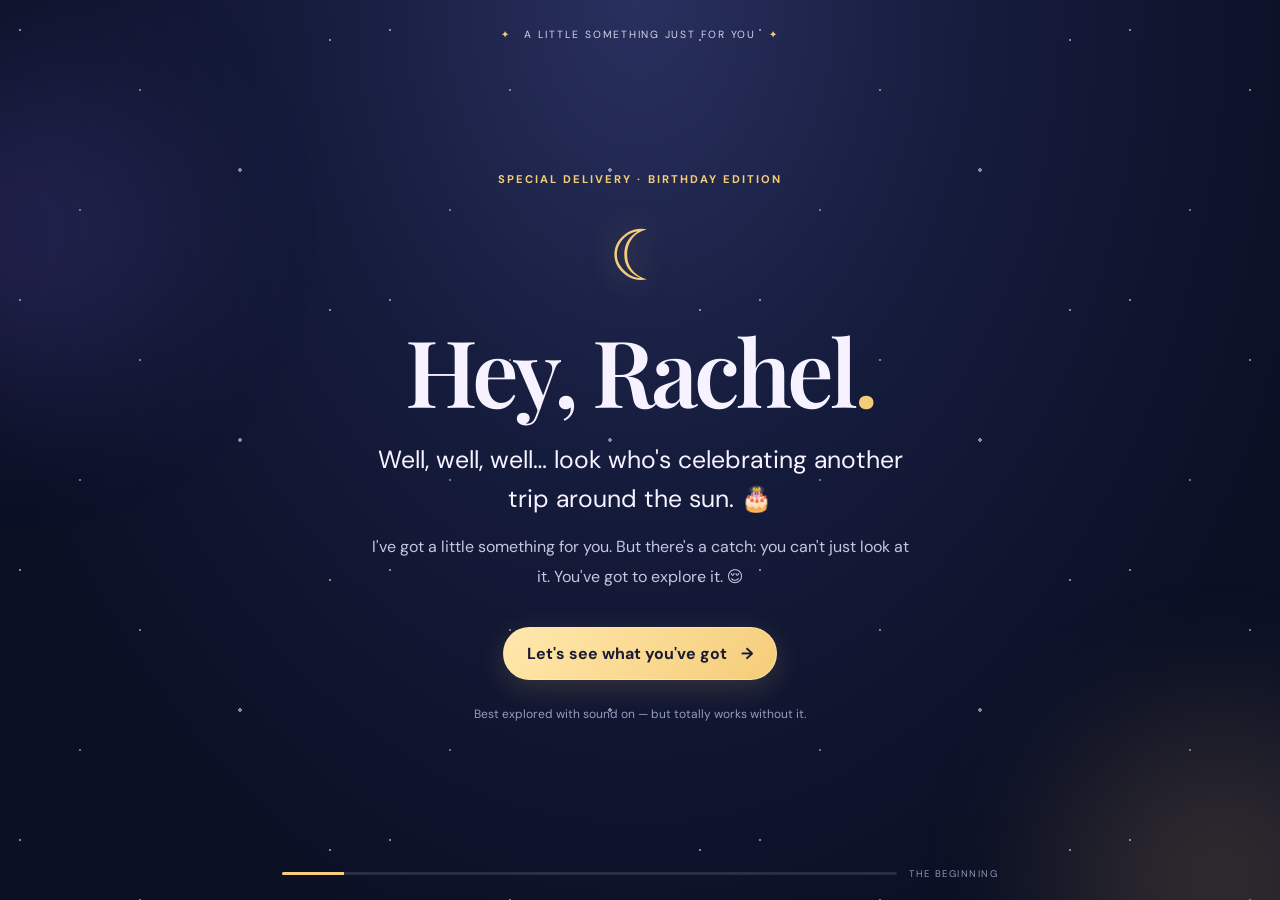
<file: index.html>
<!doctype html>
<html lang="en">
<head>
  <meta charset="utf-8">
  <meta name="viewport" content="width=device-width, initial-scale=1">
  <meta name="theme-color" content="#10152f">
  <title>Happy Birthday, Rachel ✨</title>
  <link rel="stylesheet" href="style.css">
</head>
<body class="rachel-page">
  <div class="stars" aria-hidden="true"></div>
  <div class="ambient ambient-one" aria-hidden="true"></div>
  <div class="ambient ambient-two" aria-hidden="true"></div>

  <main class="shell">
    <div class="topline"><span class="tiny-star">✦</span> A LITTLE SOMETHING JUST FOR YOU <span class="tiny-star">✦</span></div>

    <section class="scene active" id="scene-0" aria-labelledby="welcome-title">
      <div class="eyebrow">SPECIAL DELIVERY · BIRTHDAY EDITION</div>
      <div class="moon-mark" aria-hidden="true">☾</div>
      <h1 id="welcome-title">Hey, Rachel<span class="gold">.</span></h1>
      <p class="lead">Well, well, well… look who's celebrating another trip around the sun. 🎂</p>
      <p class="body-copy">I've got a little something for you. But there's a catch: you can't just look at it. You've got to explore it. 😌</p>
      <button class="primary" data-next="1">Let's see what you've got <span>→</span></button>
      <div class="tiny-note">Best explored with sound on — but totally works without it.</div>
    </section>

    <section class="scene" id="scene-1" aria-labelledby="celebrate-title">
      <div class="eyebrow">CHAPTER 01 · THE CELEBRATION</div>
      <div class="emoji-orbit" aria-hidden="true"><span>🎈</span><span>✨</span><span>🎉</span></div>
      <h2 id="celebrate-title">FIRST THINGS FIRST…<br><span class="gold">HAPPY BIRTHDAY!</span></h2>
      <p class="body-copy">Today is your official reminder that you're allowed to take up space, laugh a little louder, enjoy the good things, and let yourself be celebrated properly.</p>
      <p class="body-copy">So, birthday girl… shall we make some noise?</p>
      <button class="primary" id="noise-button">MAKE SOME NOISE! 🎊</button>
      <button class="quiet-link" data-next="2">Okay, what's next? →</button>
    </section>

    <section class="scene" id="scene-2" aria-labelledby="gift-title">
      <div class="eyebrow">CHAPTER 02 · A LITTLE MYSTERY</div>
      <h2 id="gift-title">A LITTLE SOMETHING<br><span class="gold">FOR YOU</span></h2>
      <p class="body-copy">It's not wrapped in paper, it doesn't need batteries (hopefully 😂), and you won't find it on a shop shelf.</p>
      <p class="body-copy">Curious? Tap the gift. Go on. We both know you want to.</p>
      <button class="gift-button" id="gift-button" aria-label="Open the birthday gift">
        <span class="gift-box"><span class="gift-lid"></span><span class="gift-ribbon"></span><span class="gift-bow">⌁</span></span>
        <span class="gift-hint">TAP TO OPEN</span>
      </button>
      <div class="reveal-message hidden" id="gift-reveal">
        <div class="reveal-icon">✨</div>
        <h3>Surprise!</h3>
        <p>May this next chapter bring you unexpected wins, excellent stories, and plenty of reasons to say, “Well, that was actually a pretty good day.”</p>
        <button class="primary compact" data-next="3">Keep exploring →</button>
      </div>
    </section>

    <section class="scene" id="scene-3" aria-labelledby="wishes-title">
      <div class="eyebrow">CHAPTER 03 · UNLOCK A FEW WISHES</div>
      <h2 id="wishes-title">PICK A LITTLE<br><span class="gold">BIRTHDAY WISH</span></h2>
      <p class="body-copy">Tap each card. No wrong answers — it's your birthday, you make the rules. ✨</p>
      <div class="wish-grid">
        <button class="wish-card" data-wish="laughter"><span class="card-icon">😂</span><span class="card-title">More laughter</span><span class="card-back">May your days be full of the kind of laughter that makes your stomach hurt.</span></button>
        <button class="wish-card" data-wish="adventure"><span class="card-icon">🌍</span><span class="card-title">New adventures</span><span class="card-back">May new places, new chances, and unexpected doors make this year exciting.</span></button>
        <button class="wish-card" data-wish="magic"><span class="card-icon">✨</span><span class="card-title">Beautiful surprises</span><span class="card-back">May good things find you when you least expect them — and may you recognize them when they do.</span></button>
      </div>
      <p class="hint" id="wish-hint">0 of 3 wishes unlocked</p>
      <button class="primary" id="finale-button" disabled>Unlock the grand finale <span>→</span></button>
    </section>

    <section class="scene" id="scene-4" aria-labelledby="finale-title">
      <div class="eyebrow">THE GRAND FINALE</div>
      <div class="finale-burst" aria-hidden="true">✦</div>
      <h2 id="finale-title">ONE LAST THING,<br><span class="gold">RACHEL…</span></h2>
      <p class="body-copy">I hope this new year of your life brings you reasons to smile when nobody's watching, opportunities that surprise you, people who genuinely value you, and memories you'll be telling stories about for years.</p>
      <p class="final-line">Happy Birthday, Rachel! 🥳🎂</p>
      <p class="body-copy small-copy">Now go enjoy your day. And remember… you haven't explored everything until you've clicked everything. 😂</p>
      <div class="final-actions">
        <button class="primary" id="fireworks-button">One more celebration 🎆</button>
        <button class="quiet-link" id="replay-button">Replay from the beginning ↺</button>
      </div>
      <div class="footer-note">Made with good wishes, just for your birthday.</div>
    </section>

    <footer class="progress-footer">
      <div class="progress-track"><div class="progress-fill" id="progress-fill"></div></div>
      <span id="progress-label">THE BEGINNING</span>
    </footer>
  </main>

  <div class="confetti-layer" id="confetti-layer" aria-hidden="true"></div>
  <div class="toast" id="toast" role="status" aria-live="polite"></div>
  <script src="script.js"></script>
</body>
</html>
</file>
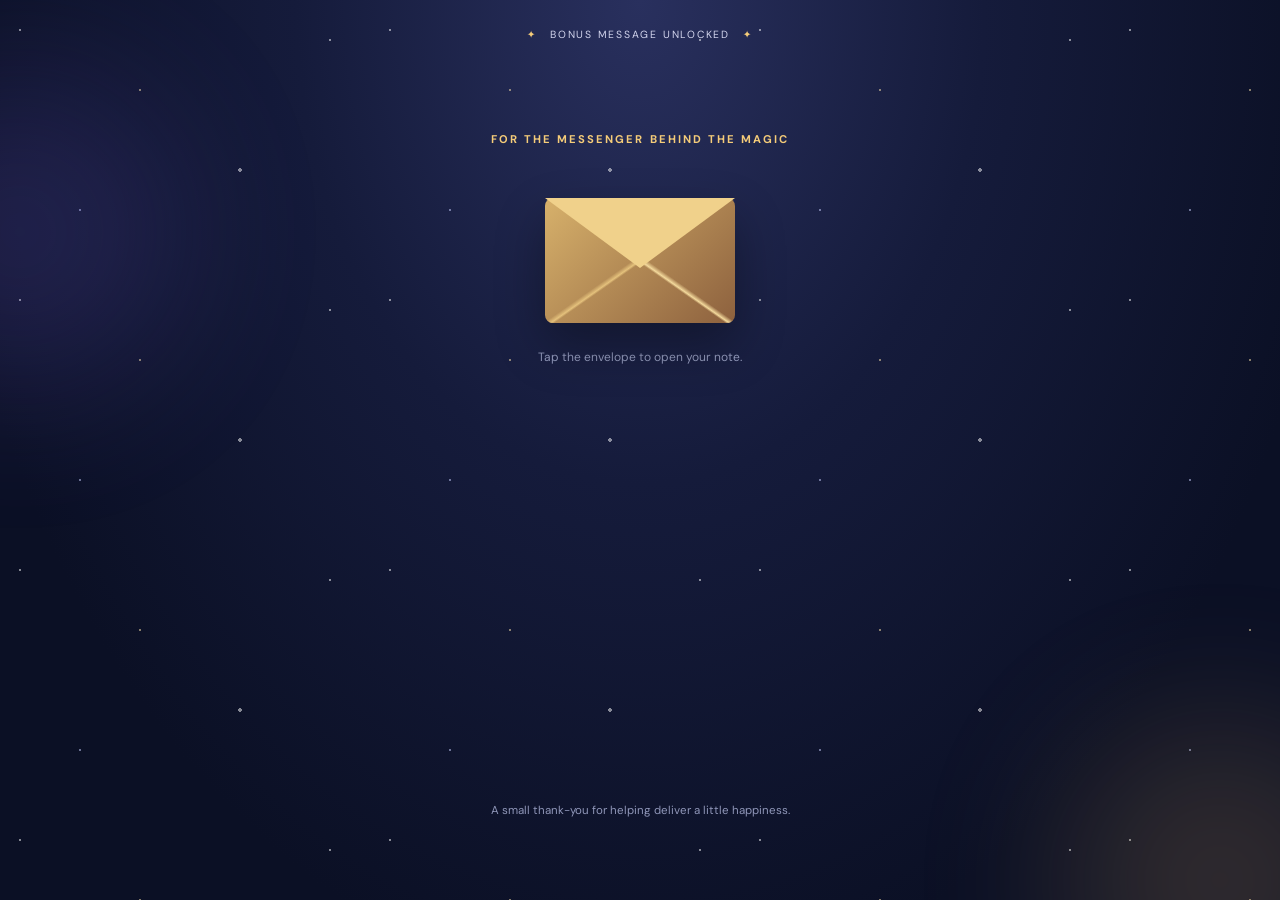
<file: luna.html>
<!doctype html>
<html lang="en">
<head>
  <meta charset="utf-8">
  <meta name="viewport" content="width=device-width, initial-scale=1">
  <meta name="theme-color" content="#10152f">
  <title>A Little Thank You, Luna ✨</title>
  <link rel="stylesheet" href="style.css">
</head>
<body class="luna-page">
  <div class="stars" aria-hidden="true"></div>
  <div class="ambient ambient-one" aria-hidden="true"></div>
  <div class="ambient ambient-two" aria-hidden="true"></div>
  <main class="shell luna-shell">
    <div class="topline"><span class="tiny-star">✦</span> BONUS MESSAGE UNLOCKED <span class="tiny-star">✦</span></div>
    <section class="scene active luna-scene">
      <div class="eyebrow">FOR THE MESSENGER BEHIND THE MAGIC</div>
      <div class="envelope-wrap" id="envelope-wrap">
        <button class="envelope" id="envelope-button" aria-label="Open the thank-you note">
          <span class="envelope-flap"></span><span class="envelope-letter">✦</span>
        </button>
        <div class="tiny-note">Tap the envelope to open your note.</div>
      </div>
      <article class="letter hidden" id="luna-letter">
        <div class="letter-stamp">A LITTLE THANK-YOU</div>
        <h1>And to the messenger…<span class="gold"> ✨</span></h1>
        <p>Well, Luna, you thought your job was just to deliver a link and disappear, didn't you? 😂</p>
        <p>Every now and then, the person helping make someone else's day special deserves a little appreciation too.</p>
        <p>Thanks for helping this little surprise reach its destination. I hope life gives you your own reasons to smile, moments worth remembering, and beautiful things to look forward to.</p>
        <p>No grand speech, no hidden agenda. Just a little kindness, and a reminder that good things deserve to be celebrated too.</p>
        <p class="letter-signoff">Take care of yourself. ❤️</p>
        <div class="letter-actions">
          <button class="primary compact" id="luna-sparkles">Add a little sparkle ✨</button>
          <a class="quiet-link anchor-link" href="index.html">Back to Rachel's birthday →</a>
        </div>
      </article>
      <p class="footer-note luna-footer">A small thank-you for helping deliver a little happiness.</p>
    </section>
  </main>
  <div class="confetti-layer" id="confetti-layer" aria-hidden="true"></div>
  <script src="script.js"></script>
</body>
</html>
</file>
<file: style.css>
@import url('https://fonts.googleapis.com/css2?family=DM+Sans:wght@400;500;600;700&family=Playfair+Display:wght@500;600;700&display=swap');

:root {
  --night: #0b1025;
  --night2: #151b3b;
  --ink: #f6f2ff;
  --muted: #c4c7df;
  --gold: #f5cc79;
  --gold2: #ffe8ad;
  --line: rgba(255,255,255,.14);
  --glass: rgba(21, 27, 59, .68);
}
* { box-sizing: border-box; }
html { min-height: 100%; scroll-behavior: smooth; }
body {
  margin: 0; min-height: 100vh; color: var(--ink);
  background: radial-gradient(ellipse at 50% 0%, #29305e 0%, var(--night2) 38%, var(--night) 78%);
  font-family: 'DM Sans', system-ui, sans-serif; overflow-x: hidden;
}
button, a { font: inherit; }
button { cursor: pointer; }
.stars { position: fixed; inset: 0; pointer-events: none; opacity: .5; z-index: 0;
  background-image: radial-gradient(1px 1px at 20px 30px, #fff 99%, transparent),
  radial-gradient(1px 1px at 140px 90px, #ffe8ad 99%, transparent),
  radial-gradient(2px 2px at 240px 170px, #fff 99%, transparent),
  radial-gradient(1px 1px at 330px 40px, #fff 99%, transparent),
  radial-gradient(1px 1px at 80px 210px, #cbd2ff 99%, transparent);
  background-size: 370px 270px; animation: twinkle 5s ease-in-out infinite alternate;
}
.ambient { position: fixed; width: 320px; height: 320px; border-radius: 50%; filter: blur(80px); opacity: .18; pointer-events: none; }
.ambient-one { background: #7d67e8; top: 8%; left: -140px; }
.ambient-two { background: #dba95c; bottom: -140px; right: -100px; }
.shell { width: min(760px, 100%); min-height: 100vh; margin: auto; padding: 28px 22px 20px; position: relative; z-index: 1; display: flex; flex-direction: column; }
.topline { text-align: center; letter-spacing: .17em; font-size: .65rem; color: #d3d5ed; margin: 0 auto 28px; }
.tiny-star { color: var(--gold); margin: 0 8px; }
.scene { display: none; text-align: center; flex: 1; flex-direction: column; align-items: center; justify-content: center; padding: 24px 0 50px; animation: sceneIn .7s cubic-bezier(.2,.75,.2,1) both; }
.scene.active { display: flex; }
.eyebrow { color: var(--gold); font-size: .7rem; letter-spacing: .18em; font-weight: 700; margin-bottom: 24px; }
h1, h2, h3 { font-family: 'Playfair Display', Georgia, serif; font-weight: 600; line-height: 1.12; margin: 0 0 20px; }
h1 { font-size: clamp(3.4rem, 10vw, 5.8rem); letter-spacing: -.045em; }
h2 { font-size: clamp(2.1rem, 7vw, 3.7rem); letter-spacing: -.035em; }
h3 { font-size: 2rem; }
.gold { color: var(--gold); }
.lead { max-width: 540px; font-size: clamp(1.2rem, 4vw, 1.55rem); line-height: 1.55; margin: 0 0 14px; }
.body-copy { max-width: 540px; color: var(--muted); font-size: 1rem; line-height: 1.85; margin: 0 auto 14px; }
.small-copy { font-size: .92rem; }
.moon-mark { color: var(--gold); font-size: 4.4rem; margin: 0 0 16px; text-shadow: 0 0 32px rgba(245,204,121,.4); animation: float 4s ease-in-out infinite; }
.primary { border: 1px solid rgba(255,232,173,.75); color: #1a1b31; background: linear-gradient(135deg, var(--gold2), var(--gold)); border-radius: 999px; padding: 15px 23px; font-weight: 700; margin-top: 22px; box-shadow: 0 8px 30px rgba(245,204,121,.16); transition: transform .2s, box-shadow .2s, filter .2s; }
.primary span { margin-left: 10px; }
.primary:hover { transform: translateY(-3px); box-shadow: 0 12px 38px rgba(245,204,121,.3); filter: brightness(1.04); }
.primary:active { transform: scale(.98); }
.primary:disabled { opacity: .4; cursor: not-allowed; filter: grayscale(.6); transform: none; }
.primary.compact { margin-top: 14px; padding: 12px 20px; }
.quiet-link { border: 0; background: transparent; color: #d6d9f3; text-decoration: none; margin-top: 18px; padding: 10px; }
.quiet-link:hover { color: var(--gold2); }
.tiny-note { color: #959cbe; font-size: .75rem; margin-top: 26px; }
.emoji-orbit { display: flex; align-items: center; justify-content: center; gap: 30px; font-size: 2.6rem; margin-bottom: 28px; }
.emoji-orbit span { display: inline-block; animation: float 3.2s ease-in-out infinite; }
.emoji-orbit span:nth-child(2) { animation-delay: -.9s; font-size: 2rem; }
.emoji-orbit span:nth-child(3) { animation-delay: -1.8s; }
.gift-button { border: 0; background: transparent; color: var(--ink); margin: 12px auto 0; padding: 12px; display: flex; flex-direction: column; align-items: center; gap: 12px; }
.gift-box { width: 112px; height: 88px; position: relative; display: block; margin-top: 26px; background: linear-gradient(135deg,#f4c86e,#b97937); border-radius: 6px; box-shadow: 0 18px 40px #0005; animation: giftFloat 2.5s ease-in-out infinite; }
.gift-box:before { content: ''; position: absolute; width: 20px; height: 100%; left: 46px; background: #f9e7ae; }
.gift-lid { position: absolute; left: -9px; top: -16px; width: 130px; height: 24px; border-radius: 5px; background: linear-gradient(135deg,#ffe8a4,#d59b47); transform-origin: 12% 100%; transition: transform .7s cubic-bezier(.2,.8,.2,1); z-index: 2; }
.gift-ribbon { position: absolute; z-index: 3; left: 45px; top: -29px; height: 26px; width: 22px; border: 6px solid #f9e7ae; border-radius: 50% 50% 0 50%; transform: rotate(-25deg); }
.gift-bow { position: absolute; z-index: 4; top: -39px; left: 43px; font-size: 2.5rem; color: #fff0bd; transform: rotate(90deg); }
.gift-hint { font-size: .68rem; letter-spacing: .2em; color: var(--gold); margin-top: 16px; }
.gift-button.opened .gift-lid { transform: translate(-15px,-36px) rotate(-32deg); }
.gift-button.opened .gift-box { animation: giftPop .55s ease-out; }
.hidden { display: none !important; }
.reveal-message { max-width: 470px; padding: 24px; margin: 20px auto 0; border: 1px solid var(--line); border-radius: 24px; background: var(--glass); box-shadow: 0 20px 60px #0002; animation: sceneIn .55s both; }
.reveal-message p { color: var(--muted); line-height: 1.8; }
.reveal-icon { font-size: 2.4rem; margin-bottom: 8px; animation: sparkleSpin 2.5s ease-in-out infinite; }
.wish-grid { display: grid; grid-template-columns: repeat(3,1fr); gap: 12px; width: 100%; margin: 18px 0 8px; }
.wish-card { min-height: 190px; border: 1px solid rgba(255,255,255,.16); border-radius: 20px; padding: 18px 13px; color: var(--ink); background: linear-gradient(155deg,rgba(49,57,104,.72),rgba(20,25,54,.8)); display: flex; flex-direction: column; align-items: center; justify-content: center; gap: 10px; transition: transform .25s,border-color .25s,background .25s; }
.wish-card:hover { transform: translateY(-5px); border-color: rgba(245,204,121,.65); }
.card-icon { font-size: 2rem; }
.card-title { font-weight: 700; font-size: .88rem; }
.card-back { display: none; color: var(--gold2); font-size: .82rem; line-height: 1.55; }
.wish-card.flipped { background: linear-gradient(155deg,rgba(87,69,119,.8),rgba(25,32,65,.95)); border-color: var(--gold); }
.wish-card.flipped .card-icon, .wish-card.flipped .card-title { display: none; }
.wish-card.flipped .card-back { display: block; animation: sceneIn .35s both; }
.hint { font-size: .78rem; color: #9ea5c8; }
.final-burst { font-size: 4rem; color: var(--gold); margin-bottom: 14px; animation: sparkleSpin 4s infinite; }
.final-line { font-family: 'Playfair Display', Georgia, serif; font-size: clamp(1.6rem,5vw,2.4rem); color: var(--gold2); margin: 16px 0; }
.final-actions { display: flex; flex-direction: column; align-items: center; }
.footer-note { color: #8f96b8; font-size: .72rem; margin-top: 36px; }
.progress-footer { display: flex; align-items: center; gap: 12px; color: #8f96b8; font-size: .6rem; letter-spacing: .15em; margin-top: auto; padding-top: 16px; }
.progress-track { height: 3px; flex: 1; background: rgba(255,255,255,.12); border-radius: 99px; overflow: hidden; }
.progress-fill { height: 100%; width: 10%; background: var(--gold); transition: width .5s ease; }
.confetti-layer { position: fixed; inset: 0; z-index: 5; pointer-events: none; overflow: hidden; }
.confetti { position: absolute; top: -24px; width: 8px; height: 13px; border-radius: 2px; animation: confettiFall var(--duration,3s) linear forwards; opacity: .95; }
.toast { position: fixed; z-index: 10; bottom: 24px; left: 50%; transform: translate(-50%,20px); background: #f5cc79; color: #17182d; border-radius: 99px; padding: 10px 16px; font-size: .85rem; font-weight: 700; opacity: 0; transition: .25s; pointer-events: none; max-width: calc(100% - 30px); text-align: center; }
.toast.show { opacity: 1; transform: translate(-50%,0); }
/* Luna's separate, quieter thank-you page */
.luna-shell { max-width: 720px; }
.luna-scene { justify-content: flex-start; padding-top: 7vh; }
.envelope-wrap { margin: 28px auto 10px; }
.envelope { position: relative; display: block; width: 190px; height: 125px; border: 0; border-radius: 8px; background: linear-gradient(135deg,#d7b16b,#8d613e); box-shadow: 0 22px 50px #0005; margin: 0 auto; overflow: visible; }
.envelope:before { content: ''; position: absolute; inset: 0; background: linear-gradient(35deg,transparent 49%,#f3d99c 50%,transparent 52%),linear-gradient(-35deg,transparent 49%,#e4c17c 50%,transparent 52%); border-radius: 8px; }
.envelope-flap { position: absolute; top: 0; left: 0; width: 0; height: 0; border-left: 95px solid transparent; border-right: 95px solid transparent; border-top: 70px solid #f0d18b; transform-origin: top; transition: transform .6s; z-index: 2; }
.envelope-letter { position: absolute; top: 30px; left: 80px; z-index: 1; color: #fff2c6; font-size: 2rem; transition: transform .6s; }
.envelope.open .envelope-flap { transform: rotateX(180deg); }
.envelope.open .envelope-letter { transform: translateY(-55px); }
.letter { width: 100%; max-width: 590px; text-align: left; border: 1px solid rgba(245,204,121,.3); border-radius: 22px; padding: clamp(22px,5vw,40px); margin: 26px auto 0; background: linear-gradient(145deg,rgba(255,255,255,.08),rgba(255,255,255,.025)); box-shadow: 0 25px 70px #0003; animation: letterIn .8s cubic-bezier(.2,.8,.2,1) both; }
.letter-stamp { color: var(--gold); font-size: .65rem; letter-spacing: .2em; margin-bottom: 24px; }
.letter h1 { font-size: clamp(2.1rem,7vw,3.4rem); letter-spacing: -.035em; }
.letter p { color: #d5d8ed; line-height: 1.9; }
.letter-signoff { color: var(--gold2) !important; font-family: 'Playfair Display',Georgia,serif; font-size: 1.25rem; }
.letter-actions { display: flex; flex-direction: column; align-items: flex-start; margin-top: 18px; }
.anchor-link { margin-left: -10px; }
.luna-footer { margin-top: auto; padding-top: 32px; }
@keyframes sceneIn { from { opacity: 0; transform: translateY(18px) scale(.99); } to { opacity: 1; transform: translateY(0) scale(1); } }
@keyframes twinkle { from { opacity: .28; } to { opacity: .65; } }
@keyframes float { 0%,100% { transform: translateY(0) rotate(-3deg); } 50% { transform: translateY(-10px) rotate(3deg); } }
@keyframes giftFloat { 0%,100% { transform: translateY(0); } 50% { transform: translateY(-8px); } }
@keyframes giftPop { 0% { transform: scale(1); } 45% { transform: scale(1.13) rotate(-2deg); } 100% { transform: scale(1); } }
@keyframes sparkleSpin { 0%,100% { transform: rotate(0) scale(1); } 50% { transform: rotate(15deg) scale(1.08); } }
@keyframes confettiFall { to { transform: translate3d(var(--drift,40px),110vh,0) rotate(760deg); opacity: .2; } }
@keyframes letterIn { from { opacity: 0; transform: translateY(28px) scale(.98); } to { opacity: 1; transform: translateY(0) scale(1); } }
@media (max-width: 540px) {
  .shell { padding: 22px 18px 16px; }
  .topline { font-size: .56rem; margin-bottom: 15px; }
  .scene { padding: 22px 0 36px; }
  .wish-grid { grid-template-columns: 1fr; }
  .wish-card { min-height: 110px; }
  .wish-card.flipped { min-height: 140px; }
  .wish-card .card-back { max-width: 260px; }
  .primary { max-width: 100%; }
  .letter { padding: 24px 20px; }
}
@media (prefers-reduced-motion: reduce) {
  *, *::before, *::after { animation-duration: .01ms !important; animation-iteration-count: 1 !important; scroll-behavior: auto !important; transition-duration: .01ms !important; }
}
</file>
